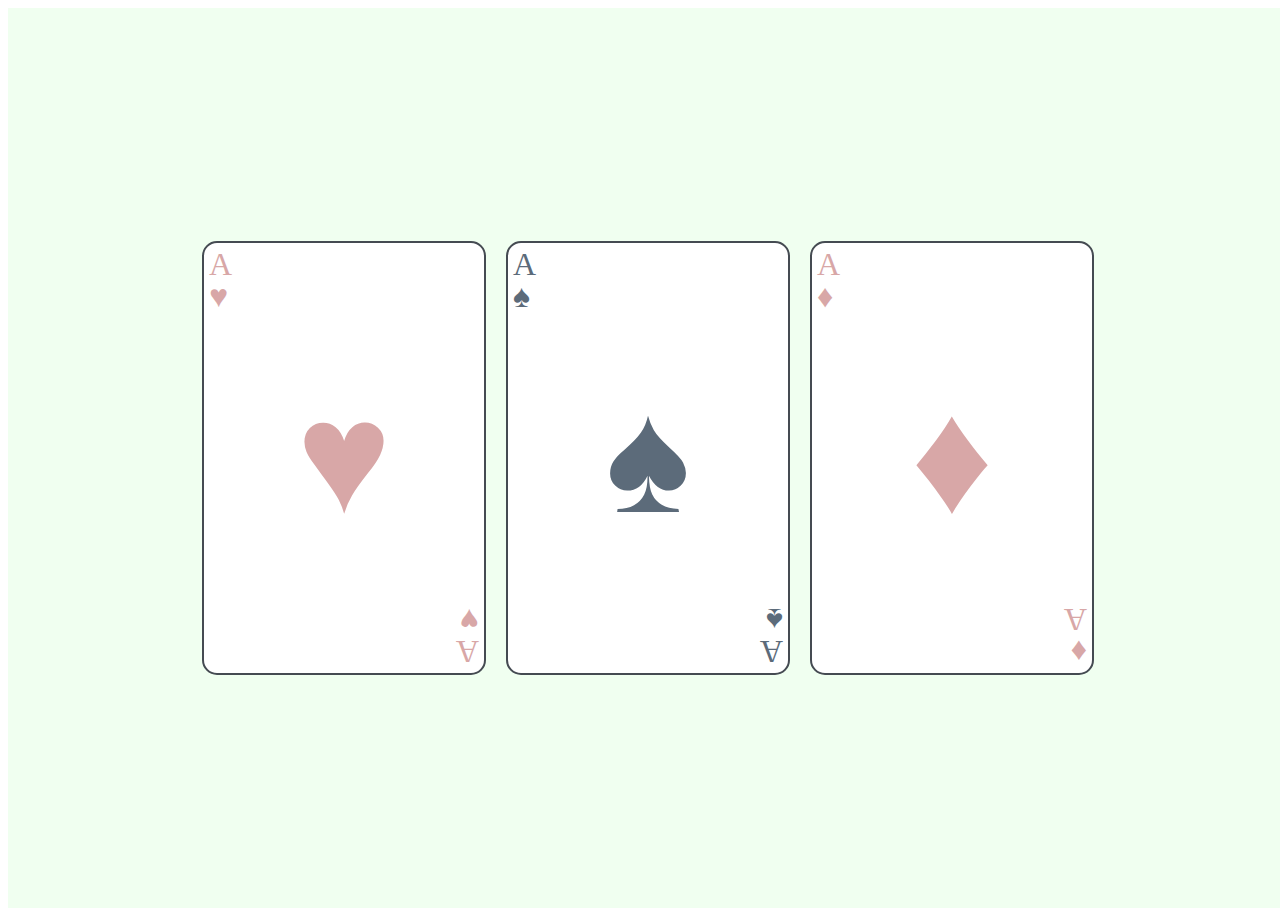
<file: index.html>
<!DOCTYPE html>
<html lang="en">

<head>
  <meta charset="UTF-8">
  <meta name="viewport" content="width=device-width, initial-scale=1.0">
  <title>Playing Cards</title>
  <link href='styles.css' rel='stylesheet'>

</head>
<main id='playing-cards'>
  <div class='card first'>
    <div class='left'>
      <p>A</p>
      <p>♥</p>

    </div>
    <div class='middle'>
      <p>♥</p>

    </div>
    <div class='right'>
      <p>A</p>
      <p>♥</p>

    </div>

  </div>
  <div class='card mid'>
        <div class='left'>
      <p>A</p>
      <p>♠</p>

    </div>
    <div class='middle'>
      <p>♠</p>

    </div>
    <div class='right'>
      <p>A</p>
      <p>♠</p>

    </div>
    

  </div>
  <div class='card last'>
        <div class='left'>
      <p>A</p>
      <p>♦</p>

    </div>
    <div class='middle'>
      <p>♦</p>

    </div>
    <div class='right'>
      <p>♦</p>
      <p>A</p>

    </div>

  </div>
  
</main>

<body>

</body>

</html>
</file>
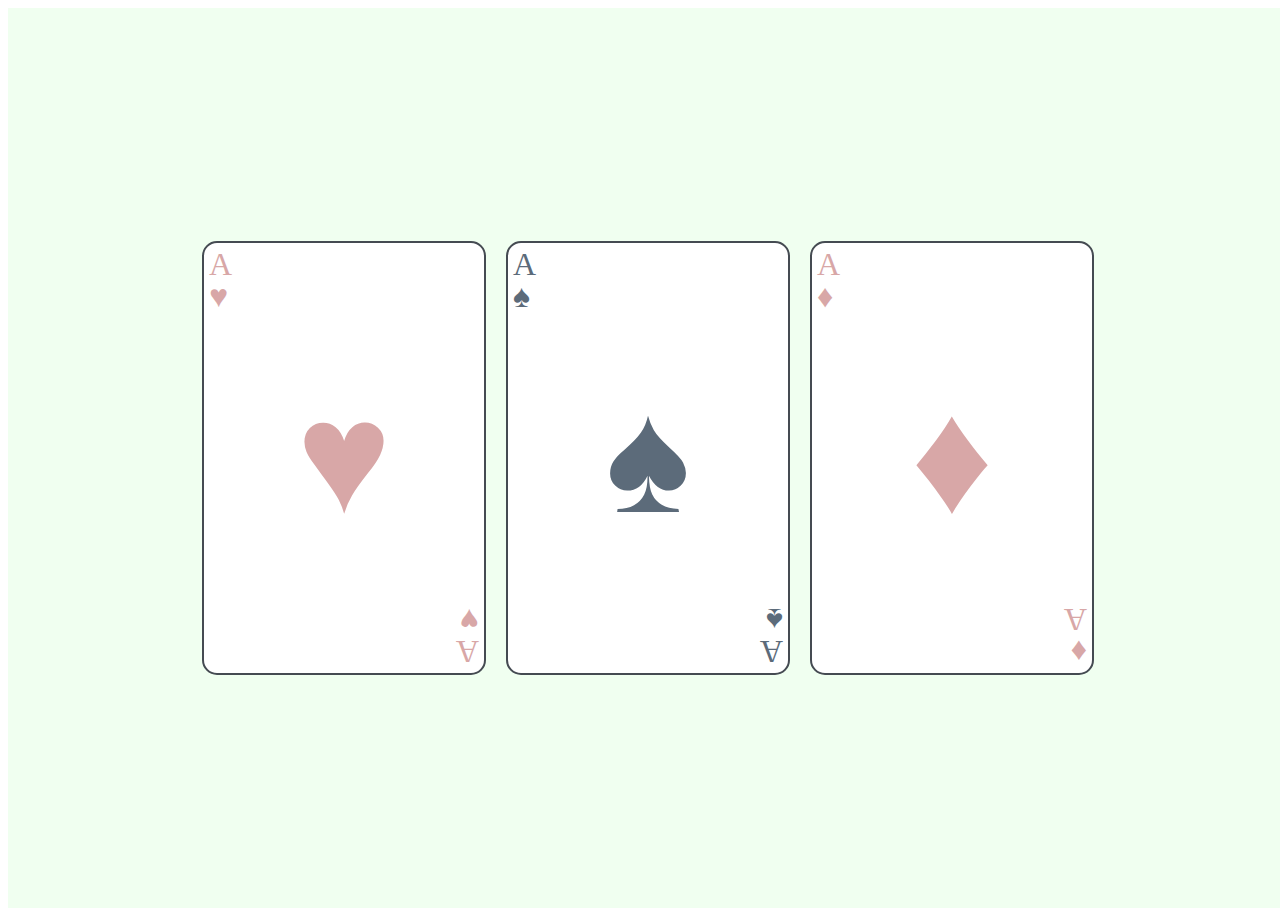
<file: Untitled-1.html>
<!DOCTYPE html>
<html lang="en">

<head>
  <meta charset="UTF-8">
  <meta name="viewport" content="width=device-width, initial-scale=1.0">
  <title>Playing Cards</title>
  <link href='styles.css' rel='stylesheet'>

</head>
<main id='playing-cards'>
  <div class='card first'>
    <div class='left'>
      <p>A</p>
      <p>♥</p>

    </div>
    <div class='middle'>
      <p>♥</p>

    </div>
    <div class='right'>
      <p>A</p>
      <p>♥</p>

    </div>

  </div>
  <div class='card mid'>
        <div class='left'>
      <p>A</p>
      <p>♠</p>

    </div>
    <div class='middle'>
      <p>♠</p>

    </div>
    <div class='right'>
      <p>A</p>
      <p>♠</p>

    </div>
    

  </div>
  <div class='card last'>
        <div class='left'>
      <p>A</p>
      <p>♦</p>

    </div>
    <div class='middle'>
      <p>♦</p>

    </div>
    <div class='right'>
      <p>♦</p>
      <p>A</p>

    </div>

  </div>
  
</main>

<body>

</body>

</html>
</file>
<file: styles.css>
#playing-cards {
  display: flex;
  width:100vw;
  background-color:#F0FFF0;
 
  height:100vh;
  flex-wrap:wrap;
  gap:20px;
  justify-content:center;
  align-items: center;
}
.card {
  width:270px;
  height:420px;
  background-color: white;
  border: 2px solid #454B52;
  flex-wrap:wrap;
  border-radius:15px;
  display: flex;
  justify-content: space-between;
  flex-direction: row;
  font-size: 2rem;
  padding: 5px;

}
.card p{
  margin: 0;
  padding: 0;
  line-height: 1; 
}
.left {

  justify-content:flex-start;
  
  box-sizing:border-box;
  align-self: flex-start;
  flex-direction: column;
}
.middle {
  display: flex;
  align-self: center;
  flex-direction: column;
  font-size: 10rem;

}

.right {
  display:flex;
  align-self: flex-end;
  flex-direction:column;
  justify-content:
  align-items:flex-end;
  transform:rotate(180deg);
  
}

.suite{
  transform: translate(0px,-75px)
}
.first{
  color:#D8A7A7;
}
.mid{
  color:#5C6B7A;
}
.last {
  color:#D8A7A7;
}
</file>
